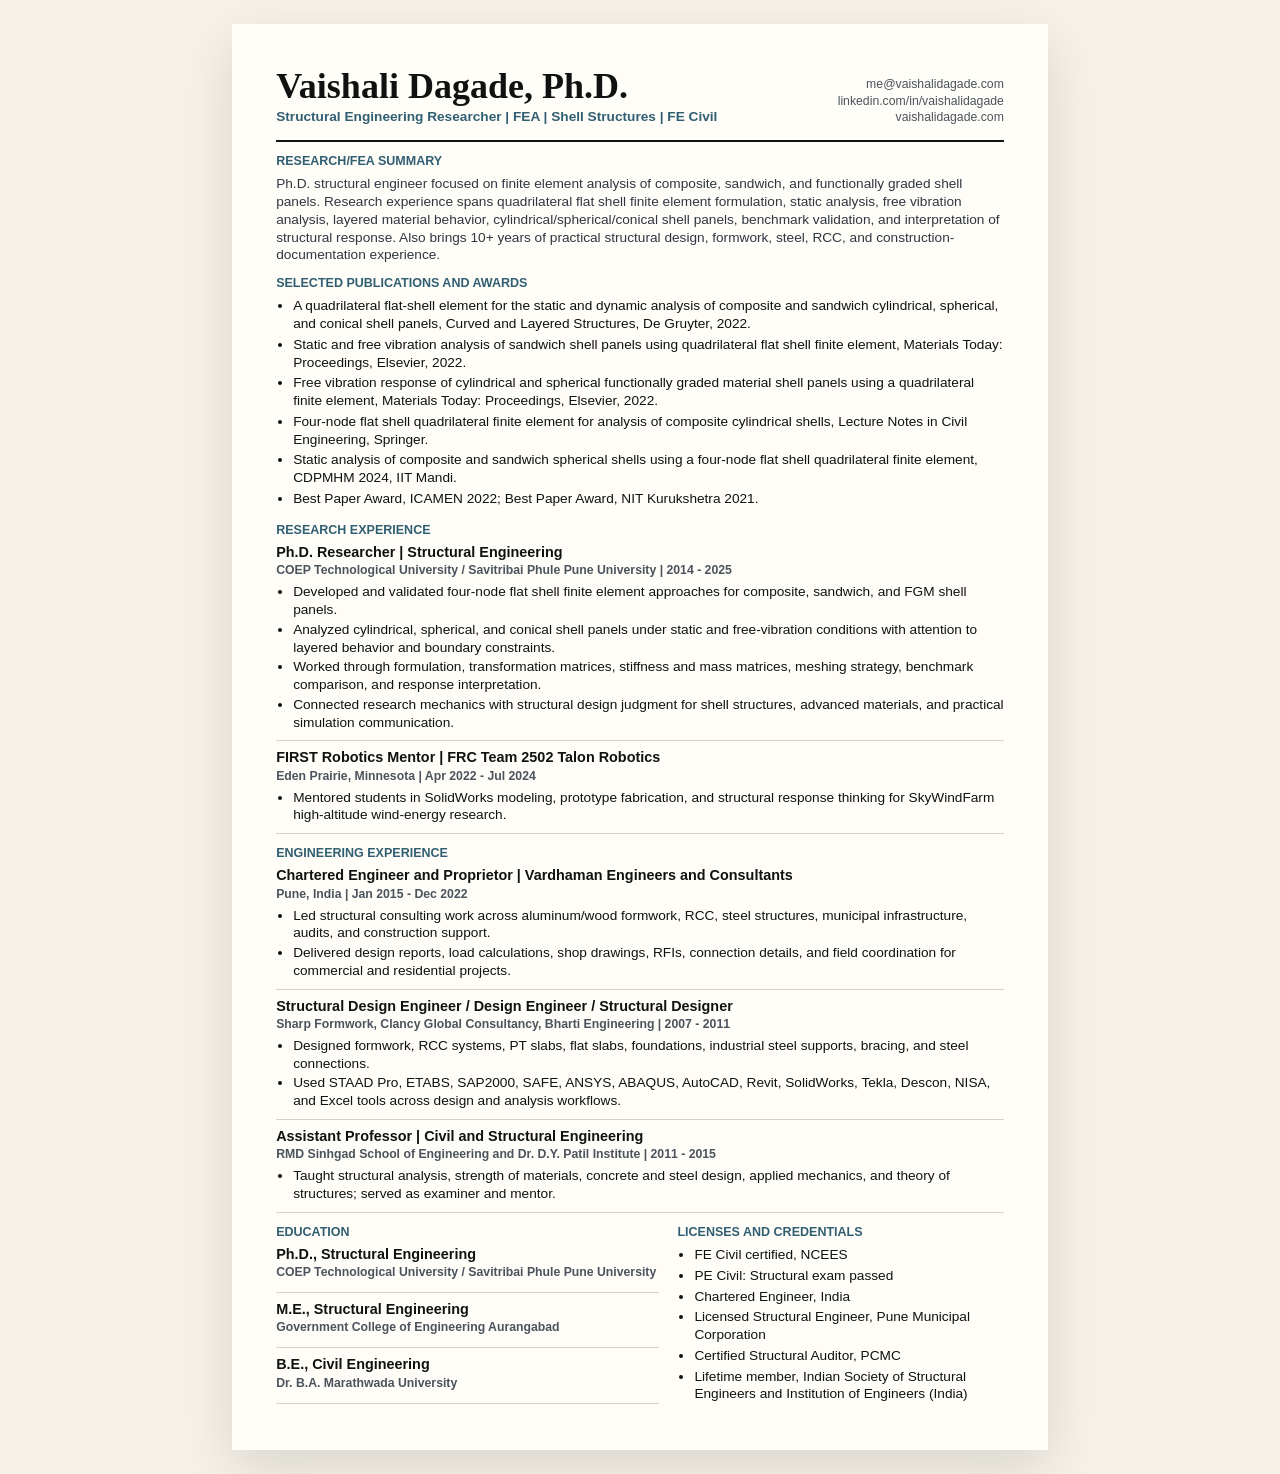
<file: public/resume/Vaishali-Dagade-Research-FEA-Resume.html>
<!doctype html>
<html lang="en">
<head>
  <meta charset="utf-8">
  <meta name="viewport" content="width=device-width, initial-scale=1">
  <title>Vaishali Dagade Research and FEA Resume</title>
  <link rel="icon" href="../../assets/images/favicon.svg" type="image/svg+xml">
  <style>
    :root {
      --ink: #111111;
      --muted: #4b535c;
      --line: #d8d0c6;
      --paper: #fffdf8;
      --accent: #315f72;
    }

    * {
      box-sizing: border-box;
    }

    body {
      margin: 0;
      background: #f6f2e9;
      color: var(--ink);
      font-family: Arial, Helvetica, sans-serif;
      font-size: 10.25pt;
      line-height: 1.3;
    }

    .page {
      width: min(8.5in, calc(100% - 24px));
      margin: 24px auto;
      padding: 0.46in;
      background: var(--paper);
      box-shadow: 0 18px 54px rgba(0, 0, 0, 0.12);
    }

    header {
      display: grid;
      grid-template-columns: minmax(0, 1fr) auto;
      gap: 18px;
      align-items: end;
      padding-bottom: 14px;
      border-bottom: 2px solid var(--ink);
    }

    h1,
    h2,
    h3,
    p {
      margin-top: 0;
    }

    h1 {
      margin-bottom: 4px;
      font-family: Georgia, "Times New Roman", serif;
      font-size: 27pt;
      line-height: 1;
      letter-spacing: 0;
    }

    h2 {
      margin: 0 0 6px;
      color: var(--accent);
      font-size: 9.4pt;
      letter-spacing: 0;
      text-transform: uppercase;
    }

    h3 {
      margin-bottom: 2px;
      font-size: 10.8pt;
      line-height: 1.2;
    }

    a {
      color: inherit;
      text-decoration: none;
    }

    section {
      padding-top: 11px;
    }

    .title {
      margin-bottom: 0;
      color: var(--accent);
      font-weight: 700;
    }

    .contact {
      color: var(--muted);
      font-size: 9.2pt;
      line-height: 1.35;
      text-align: right;
      white-space: nowrap;
    }

    .summary {
      margin-bottom: 0;
      color: #303640;
    }

    .item {
      padding-bottom: 7px;
      border-bottom: 1px solid var(--line);
    }

    .item + .item {
      padding-top: 8px;
    }

    .meta {
      margin-bottom: 4px;
      color: var(--muted);
      font-size: 9.2pt;
      font-weight: 700;
    }

    ul {
      margin: 4px 0 0 17px;
      padding: 0;
    }

    li {
      margin-bottom: 2px;
    }

    .two-col {
      display: grid;
      grid-template-columns: 1.08fr 0.92fr;
      gap: 18px;
      align-items: start;
    }

    .compact-list {
      margin-top: 0;
    }

    .compact-list li {
      margin-bottom: 3px;
    }

    @page {
      size: letter;
      margin: 0.32in;
    }

    @media print {
      body {
        background: white;
        font-size: 9pt;
        line-height: 1.22;
      }

      .page {
        width: auto;
        margin: 0;
        padding: 0;
        box-shadow: none;
      }

      section {
        break-inside: avoid;
      }
    }

    @media (max-width: 720px) {
      .page {
        padding: 28px;
      }

      header,
      .two-col {
        grid-template-columns: 1fr;
      }

      .contact {
        text-align: left;
        white-space: normal;
      }
    }
  </style>
</head>
<body>
  <article class="page">
    <header>
      <div>
        <h1>Vaishali Dagade, Ph.D.</h1>
        <p class="title">Structural Engineering Researcher | FEA | Shell Structures | FE Civil</p>
      </div>
      <div class="contact">
        <a href="mailto:me@vaishalidagade.com">me@vaishalidagade.com</a><br>
        <a href="https://www.linkedin.com/in/vaishalidagade/">linkedin.com/in/vaishalidagade</a><br>
        <a href="https://vaishalidagade.com/">vaishalidagade.com</a>
      </div>
    </header>

    <section>
      <h2>Research/FEA Summary</h2>
      <p class="summary">
        Ph.D. structural engineer focused on finite element analysis of composite, sandwich, and functionally
        graded shell panels. Research experience spans quadrilateral flat shell finite element formulation,
        static analysis, free vibration analysis, layered material behavior, cylindrical/spherical/conical
        shell panels, benchmark validation, and interpretation of structural response. Also brings 10+ years
        of practical structural design, formwork, steel, RCC, and construction-documentation experience.
      </p>
    </section>

    <section>
      <h2>Selected Publications and Awards</h2>
      <ul class="compact-list">
        <li>A quadrilateral flat-shell element for the static and dynamic analysis of composite and sandwich cylindrical, spherical, and conical shell panels, Curved and Layered Structures, De Gruyter, 2022.</li>
        <li>Static and free vibration analysis of sandwich shell panels using quadrilateral flat shell finite element, Materials Today: Proceedings, Elsevier, 2022.</li>
        <li>Free vibration response of cylindrical and spherical functionally graded material shell panels using a quadrilateral finite element, Materials Today: Proceedings, Elsevier, 2022.</li>
        <li>Four-node flat shell quadrilateral finite element for analysis of composite cylindrical shells, Lecture Notes in Civil Engineering, Springer.</li>
        <li>Static analysis of composite and sandwich spherical shells using a four-node flat shell quadrilateral finite element, CDPMHM 2024, IIT Mandi.</li>
        <li>Best Paper Award, ICAMEN 2022; Best Paper Award, NIT Kurukshetra 2021.</li>
      </ul>
    </section>

    <section>
      <h2>Research Experience</h2>
      <div class="item">
        <h3>Ph.D. Researcher | Structural Engineering</h3>
        <p class="meta">COEP Technological University / Savitribai Phule Pune University | 2014 - 2025</p>
        <ul>
          <li>Developed and validated four-node flat shell finite element approaches for composite, sandwich, and FGM shell panels.</li>
          <li>Analyzed cylindrical, spherical, and conical shell panels under static and free-vibration conditions with attention to layered behavior and boundary constraints.</li>
          <li>Worked through formulation, transformation matrices, stiffness and mass matrices, meshing strategy, benchmark comparison, and response interpretation.</li>
          <li>Connected research mechanics with structural design judgment for shell structures, advanced materials, and practical simulation communication.</li>
        </ul>
      </div>
      <div class="item">
        <h3>FIRST Robotics Mentor | FRC Team 2502 Talon Robotics</h3>
        <p class="meta">Eden Prairie, Minnesota | Apr 2022 - Jul 2024</p>
        <ul>
          <li>Mentored students in SolidWorks modeling, prototype fabrication, and structural response thinking for SkyWindFarm high-altitude wind-energy research.</li>
        </ul>
      </div>
    </section>

    <section>
      <h2>Engineering Experience</h2>
      <div class="item">
        <h3>Chartered Engineer and Proprietor | Vardhaman Engineers and Consultants</h3>
        <p class="meta">Pune, India | Jan 2015 - Dec 2022</p>
        <ul>
          <li>Led structural consulting work across aluminum/wood formwork, RCC, steel structures, municipal infrastructure, audits, and construction support.</li>
          <li>Delivered design reports, load calculations, shop drawings, RFIs, connection details, and field coordination for commercial and residential projects.</li>
        </ul>
      </div>
      <div class="item">
        <h3>Structural Design Engineer / Design Engineer / Structural Designer</h3>
        <p class="meta">Sharp Formwork, Clancy Global Consultancy, Bharti Engineering | 2007 - 2011</p>
        <ul>
          <li>Designed formwork, RCC systems, PT slabs, flat slabs, foundations, industrial steel supports, bracing, and steel connections.</li>
          <li>Used STAAD Pro, ETABS, SAP2000, SAFE, ANSYS, ABAQUS, AutoCAD, Revit, SolidWorks, Tekla, Descon, NISA, and Excel tools across design and analysis workflows.</li>
        </ul>
      </div>
      <div class="item">
        <h3>Assistant Professor | Civil and Structural Engineering</h3>
        <p class="meta">RMD Sinhgad School of Engineering and Dr. D.Y. Patil Institute | 2011 - 2015</p>
        <ul>
          <li>Taught structural analysis, strength of materials, concrete and steel design, applied mechanics, and theory of structures; served as examiner and mentor.</li>
        </ul>
      </div>
    </section>

    <section class="two-col">
      <div>
        <h2>Education</h2>
        <div class="item">
          <h3>Ph.D., Structural Engineering</h3>
          <p class="meta">COEP Technological University / Savitribai Phule Pune University</p>
        </div>
        <div class="item">
          <h3>M.E., Structural Engineering</h3>
          <p class="meta">Government College of Engineering Aurangabad</p>
        </div>
        <div class="item">
          <h3>B.E., Civil Engineering</h3>
          <p class="meta">Dr. B.A. Marathwada University</p>
        </div>
      </div>
      <div>
        <h2>Licenses and Credentials</h2>
        <ul class="compact-list">
          <li>FE Civil certified, NCEES</li>
          <li>PE Civil: Structural exam passed</li>
          <li>Chartered Engineer, India</li>
          <li>Licensed Structural Engineer, Pune Municipal Corporation</li>
          <li>Certified Structural Auditor, PCMC</li>
          <li>Lifetime member, Indian Society of Structural Engineers and Institution of Engineers (India)</li>
        </ul>
      </div>
    </section>
  </article>
</body>
</html>
</file>
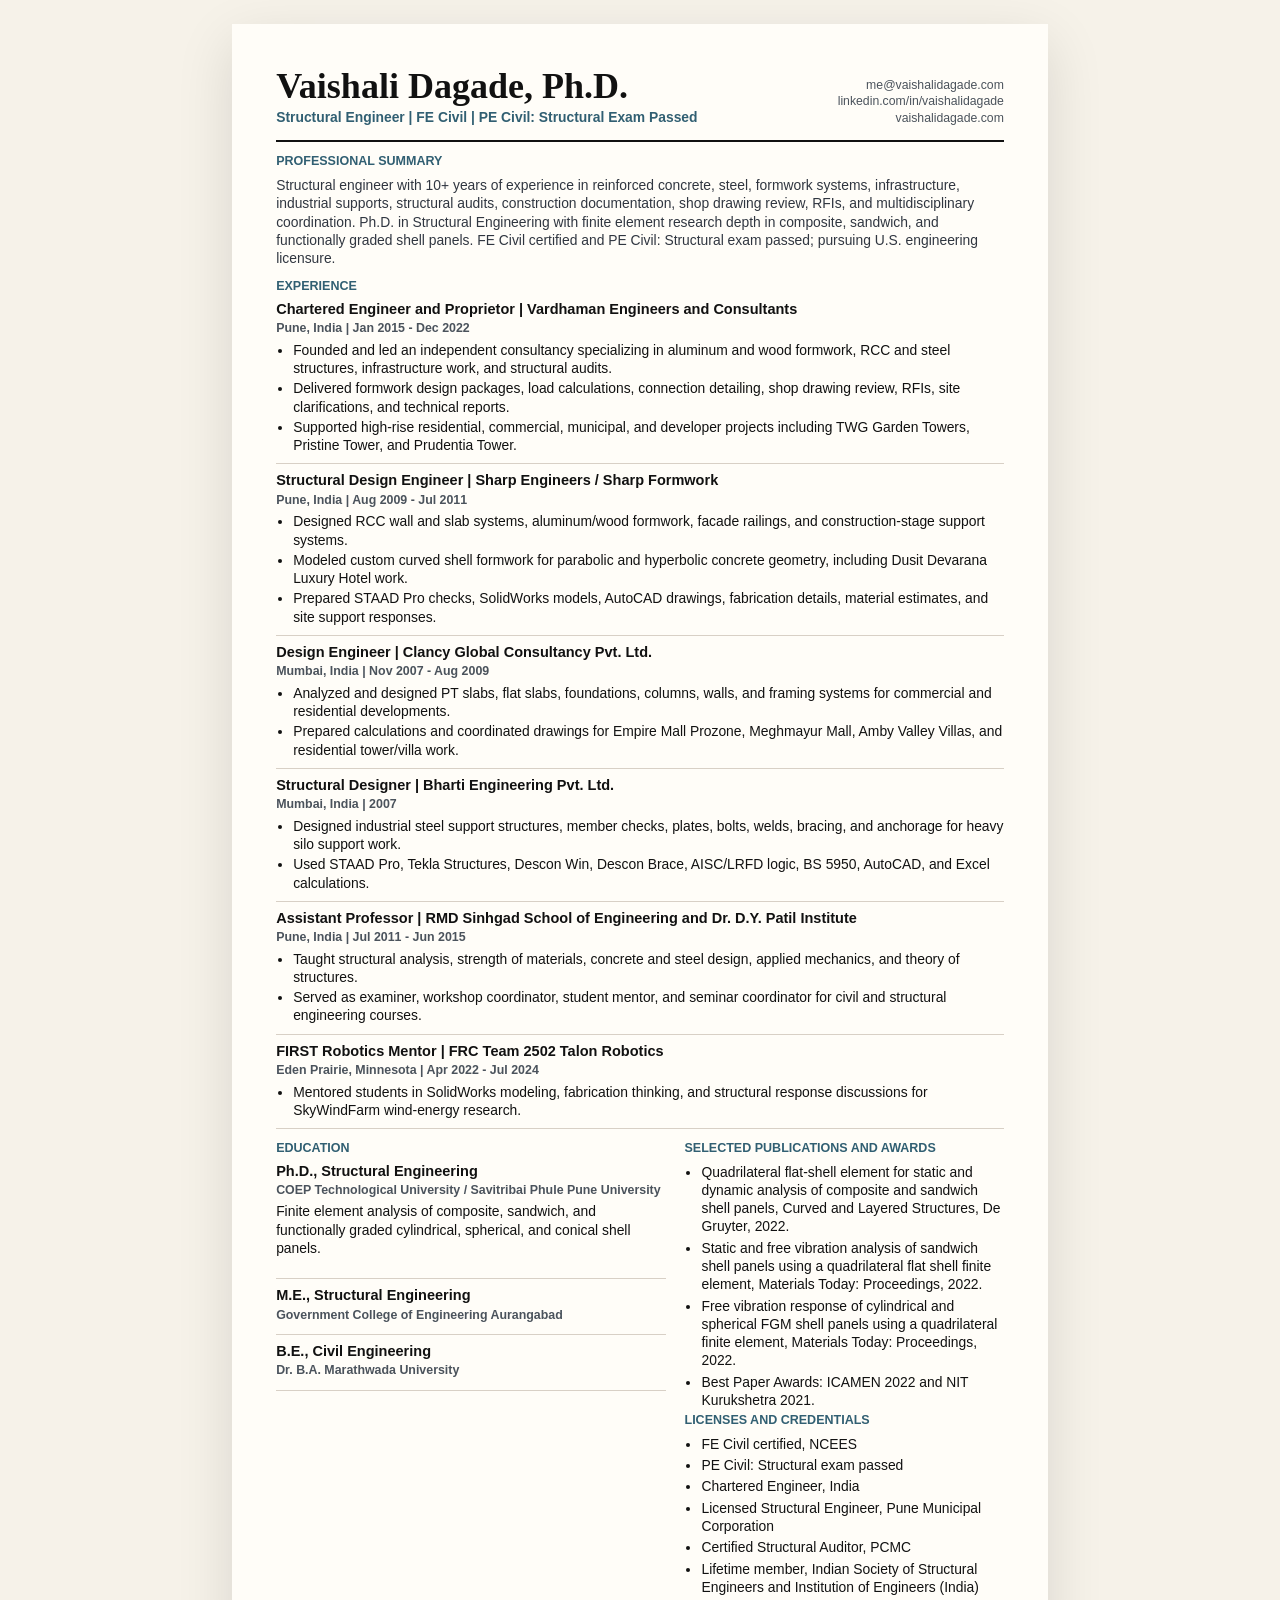
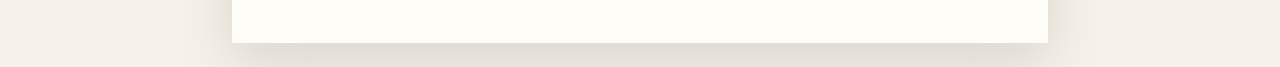
<file: public/resume/Vaishali-Dagade-Resume.html>
<!doctype html>
<html lang="en">
<head>
  <meta charset="utf-8">
  <meta name="viewport" content="width=device-width, initial-scale=1">
  <title>Vaishali Dagade Professional Resume</title>
  <link rel="icon" href="../../assets/images/favicon.svg" type="image/svg+xml">
  <style>
    :root {
      --ink: #111111;
      --muted: #4b535c;
      --line: #d8d0c6;
      --paper: #fffdf8;
      --accent: #315f72;
    }

    * {
      box-sizing: border-box;
    }

    body {
      margin: 0;
      background: #f6f2e9;
      color: var(--ink);
      font-family: Arial, Helvetica, sans-serif;
      font-size: 10.4pt;
      line-height: 1.32;
    }

    .page {
      width: min(8.5in, calc(100% - 24px));
      margin: 24px auto;
      padding: 0.46in;
      background: var(--paper);
      box-shadow: 0 18px 54px rgba(0, 0, 0, 0.12);
    }

    header {
      display: grid;
      grid-template-columns: minmax(0, 1fr) auto;
      gap: 18px;
      align-items: end;
      padding-bottom: 14px;
      border-bottom: 2px solid var(--ink);
    }

    h1,
    h2,
    h3,
    p {
      margin-top: 0;
    }

    h1 {
      margin-bottom: 4px;
      font-family: Georgia, "Times New Roman", serif;
      font-size: 27pt;
      line-height: 1;
      letter-spacing: 0;
    }

    h2 {
      margin: 0 0 6px;
      color: var(--accent);
      font-size: 9.4pt;
      letter-spacing: 0;
      text-transform: uppercase;
    }

    h3 {
      margin-bottom: 2px;
      font-size: 10.9pt;
      line-height: 1.2;
    }

    a {
      color: inherit;
      text-decoration: none;
    }

    section {
      padding-top: 11px;
    }

    .title {
      margin-bottom: 0;
      color: var(--accent);
      font-weight: 700;
    }

    .contact {
      color: var(--muted);
      font-size: 9.2pt;
      line-height: 1.35;
      text-align: right;
      white-space: nowrap;
    }

    .summary {
      margin-bottom: 0;
      color: #303640;
    }

    .item {
      padding-bottom: 7px;
      border-bottom: 1px solid var(--line);
    }

    .item + .item {
      padding-top: 8px;
    }

    .meta {
      margin-bottom: 4px;
      color: var(--muted);
      font-size: 9.3pt;
      font-weight: 700;
    }

    ul {
      margin: 4px 0 0 17px;
      padding: 0;
    }

    li {
      margin-bottom: 2px;
    }

    .two-col {
      display: grid;
      grid-template-columns: 1.1fr 0.9fr;
      gap: 18px;
      align-items: start;
    }

    .compact-list {
      margin-top: 0;
    }

    .compact-list li {
      margin-bottom: 3px;
    }

    @page {
      size: letter;
      margin: 0.32in;
    }

    @media print {
      body {
        background: white;
        font-size: 9.2pt;
        line-height: 1.24;
      }

      .page {
        width: auto;
        margin: 0;
        padding: 0;
        box-shadow: none;
      }

      section {
        break-inside: avoid;
      }
    }

    @media (max-width: 720px) {
      .page {
        padding: 28px;
      }

      header,
      .two-col {
        grid-template-columns: 1fr;
      }

      .contact {
        text-align: left;
        white-space: normal;
      }
    }
  </style>
</head>
<body>
  <article class="page">
    <header>
      <div>
        <h1>Vaishali Dagade, Ph.D.</h1>
        <p class="title">Structural Engineer | FE Civil | PE Civil: Structural Exam Passed</p>
      </div>
      <div class="contact">
        <a href="mailto:me@vaishalidagade.com">me@vaishalidagade.com</a><br>
        <a href="https://www.linkedin.com/in/vaishalidagade/">linkedin.com/in/vaishalidagade</a><br>
        <a href="https://vaishalidagade.com/">vaishalidagade.com</a>
      </div>
    </header>

    <section>
      <h2>Professional Summary</h2>
      <p class="summary">
        Structural engineer with 10+ years of experience in reinforced concrete, steel, formwork systems,
        infrastructure, industrial supports, structural audits, construction documentation, shop drawing review,
        RFIs, and multidisciplinary coordination. Ph.D. in Structural Engineering with finite element research
        depth in composite, sandwich, and functionally graded shell panels. FE Civil certified and PE Civil:
        Structural exam passed; pursuing U.S. engineering licensure.
      </p>
    </section>

    <section>
      <h2>Experience</h2>
      <div class="item">
        <h3>Chartered Engineer and Proprietor | Vardhaman Engineers and Consultants</h3>
        <p class="meta">Pune, India | Jan 2015 - Dec 2022</p>
        <ul>
          <li>Founded and led an independent consultancy specializing in aluminum and wood formwork, RCC and steel structures, infrastructure work, and structural audits.</li>
          <li>Delivered formwork design packages, load calculations, connection detailing, shop drawing review, RFIs, site clarifications, and technical reports.</li>
          <li>Supported high-rise residential, commercial, municipal, and developer projects including TWG Garden Towers, Pristine Tower, and Prudentia Tower.</li>
        </ul>
      </div>
      <div class="item">
        <h3>Structural Design Engineer | Sharp Engineers / Sharp Formwork</h3>
        <p class="meta">Pune, India | Aug 2009 - Jul 2011</p>
        <ul>
          <li>Designed RCC wall and slab systems, aluminum/wood formwork, facade railings, and construction-stage support systems.</li>
          <li>Modeled custom curved shell formwork for parabolic and hyperbolic concrete geometry, including Dusit Devarana Luxury Hotel work.</li>
          <li>Prepared STAAD Pro checks, SolidWorks models, AutoCAD drawings, fabrication details, material estimates, and site support responses.</li>
        </ul>
      </div>
      <div class="item">
        <h3>Design Engineer | Clancy Global Consultancy Pvt. Ltd.</h3>
        <p class="meta">Mumbai, India | Nov 2007 - Aug 2009</p>
        <ul>
          <li>Analyzed and designed PT slabs, flat slabs, foundations, columns, walls, and framing systems for commercial and residential developments.</li>
          <li>Prepared calculations and coordinated drawings for Empire Mall Prozone, Meghmayur Mall, Amby Valley Villas, and residential tower/villa work.</li>
        </ul>
      </div>
      <div class="item">
        <h3>Structural Designer | Bharti Engineering Pvt. Ltd.</h3>
        <p class="meta">Mumbai, India | 2007</p>
        <ul>
          <li>Designed industrial steel support structures, member checks, plates, bolts, welds, bracing, and anchorage for heavy silo support work.</li>
          <li>Used STAAD Pro, Tekla Structures, Descon Win, Descon Brace, AISC/LRFD logic, BS 5950, AutoCAD, and Excel calculations.</li>
        </ul>
      </div>
      <div class="item">
        <h3>Assistant Professor | RMD Sinhgad School of Engineering and Dr. D.Y. Patil Institute</h3>
        <p class="meta">Pune, India | Jul 2011 - Jun 2015</p>
        <ul>
          <li>Taught structural analysis, strength of materials, concrete and steel design, applied mechanics, and theory of structures.</li>
          <li>Served as examiner, workshop coordinator, student mentor, and seminar coordinator for civil and structural engineering courses.</li>
        </ul>
      </div>
      <div class="item">
        <h3>FIRST Robotics Mentor | FRC Team 2502 Talon Robotics</h3>
        <p class="meta">Eden Prairie, Minnesota | Apr 2022 - Jul 2024</p>
        <ul>
          <li>Mentored students in SolidWorks modeling, fabrication thinking, and structural response discussions for SkyWindFarm wind-energy research.</li>
        </ul>
      </div>
    </section>

    <section class="two-col">
      <div>
        <h2>Education</h2>
        <div class="item">
          <h3>Ph.D., Structural Engineering</h3>
          <p class="meta">COEP Technological University / Savitribai Phule Pune University</p>
          <p>Finite element analysis of composite, sandwich, and functionally graded cylindrical, spherical, and conical shell panels.</p>
        </div>
        <div class="item">
          <h3>M.E., Structural Engineering</h3>
          <p class="meta">Government College of Engineering Aurangabad</p>
        </div>
        <div class="item">
          <h3>B.E., Civil Engineering</h3>
          <p class="meta">Dr. B.A. Marathwada University</p>
        </div>
      </div>
      <div>
        <h2>Selected Publications and Awards</h2>
        <ul class="compact-list">
          <li>Quadrilateral flat-shell element for static and dynamic analysis of composite and sandwich shell panels, Curved and Layered Structures, De Gruyter, 2022.</li>
          <li>Static and free vibration analysis of sandwich shell panels using a quadrilateral flat shell finite element, Materials Today: Proceedings, 2022.</li>
          <li>Free vibration response of cylindrical and spherical FGM shell panels using a quadrilateral finite element, Materials Today: Proceedings, 2022.</li>
          <li>Best Paper Awards: ICAMEN 2022 and NIT Kurukshetra 2021.</li>
        </ul>
        <h2>Licenses and Credentials</h2>
        <ul class="compact-list">
          <li>FE Civil certified, NCEES</li>
          <li>PE Civil: Structural exam passed</li>
          <li>Chartered Engineer, India</li>
          <li>Licensed Structural Engineer, Pune Municipal Corporation</li>
          <li>Certified Structural Auditor, PCMC</li>
          <li>Lifetime member, Indian Society of Structural Engineers and Institution of Engineers (India)</li>
        </ul>
      </div>
    </section>
  </article>
</body>
</html>
</file>
